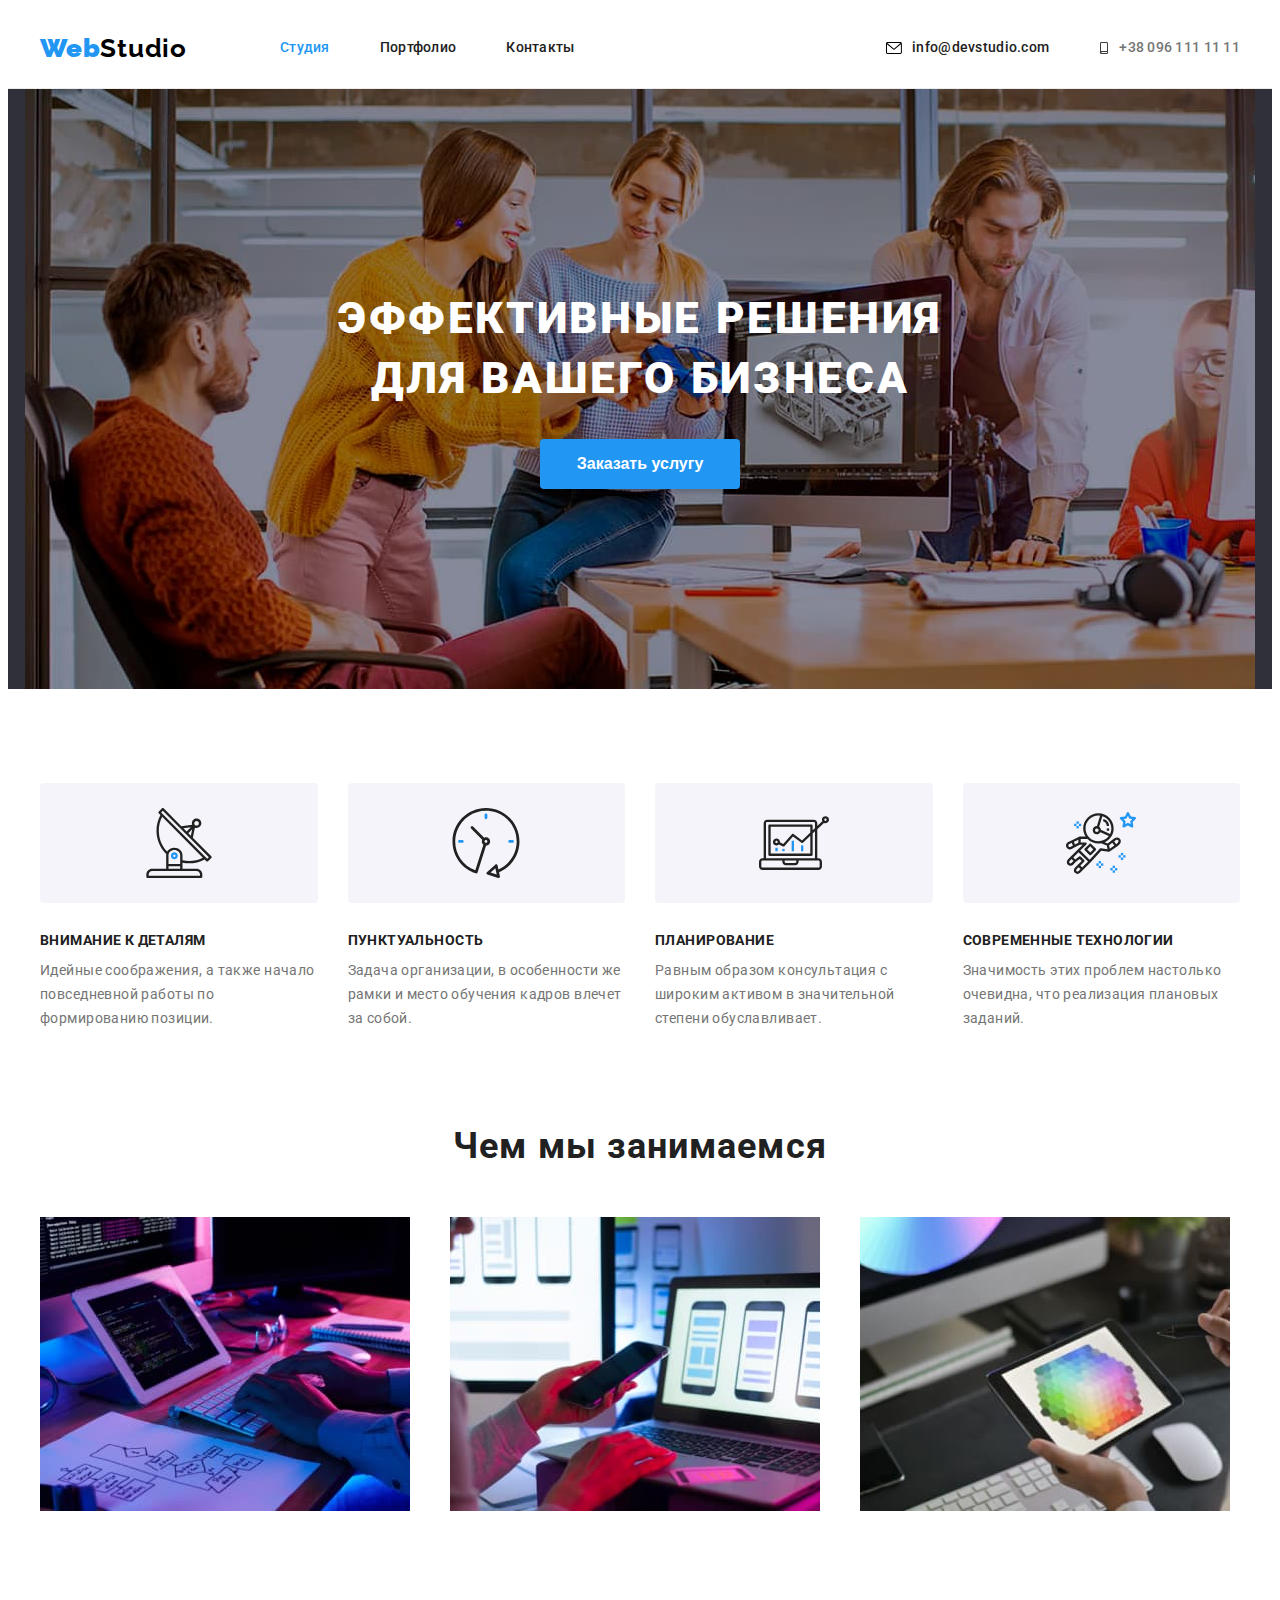
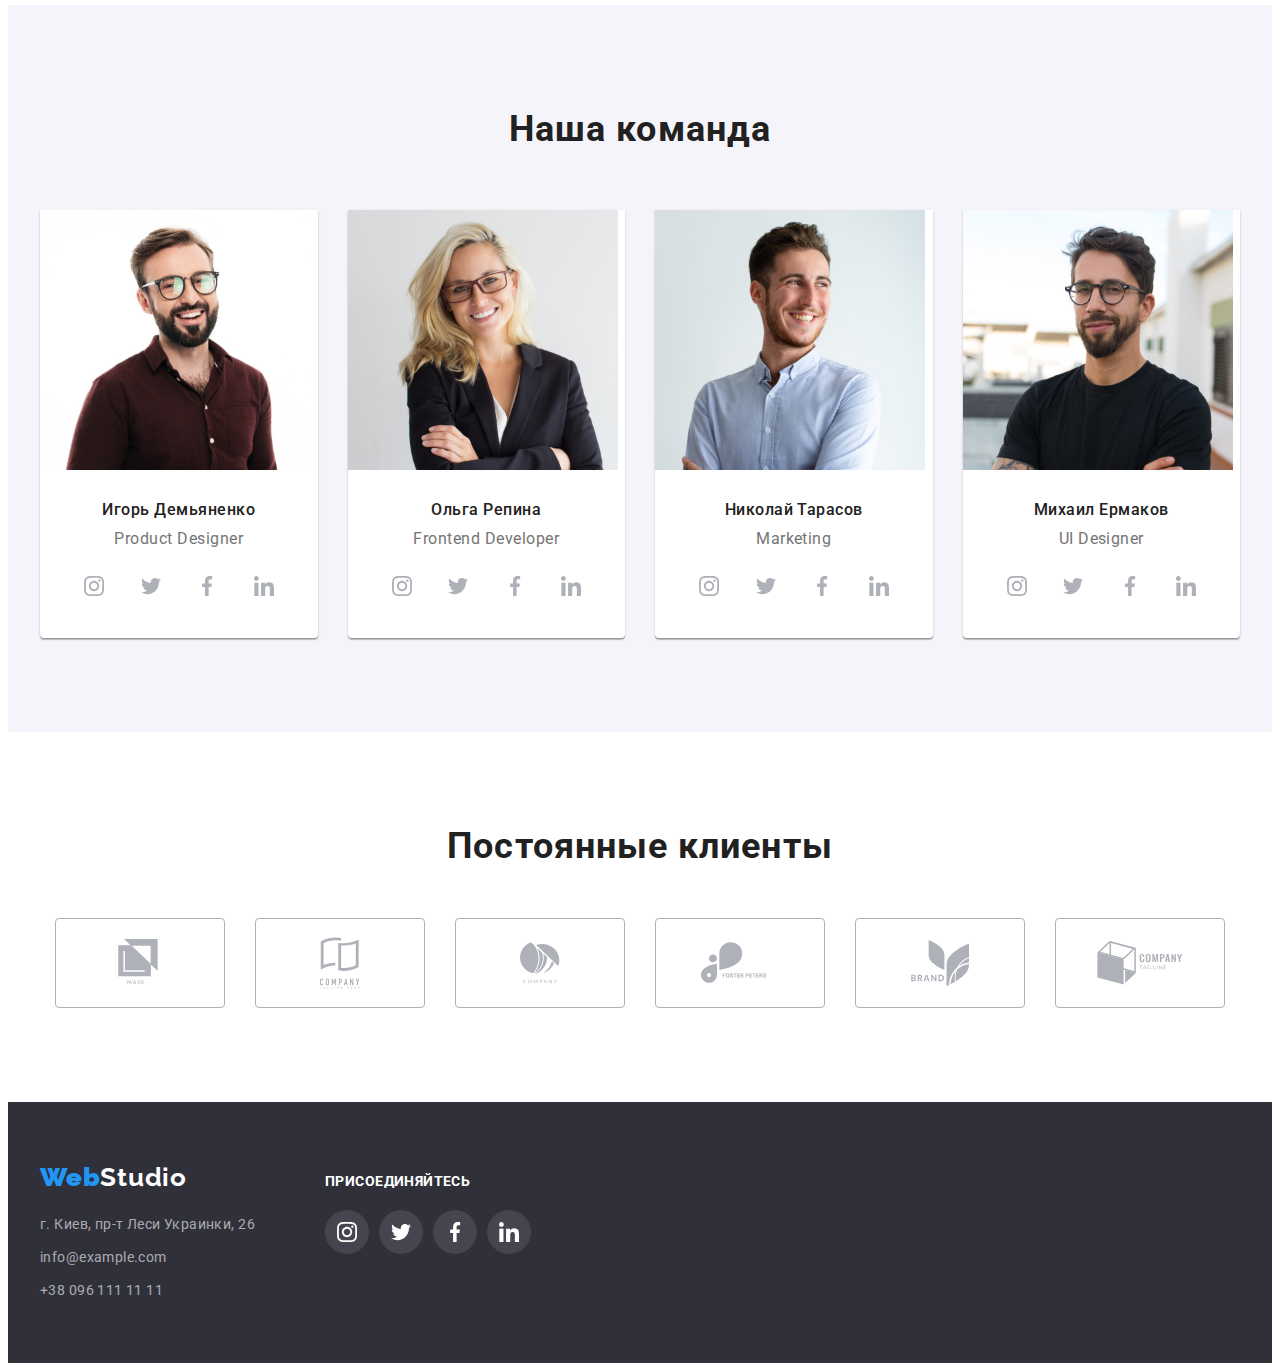
<file: index.html>
<!DOCTYPE html>
<html lang="ru">
  <head>
    <meta charset="UTF-8" />
    <meta http-equiv="X-UA-Compatible" content="IE=edge" />
    <meta name="viewport" content="width=device-width, initial-scale=1.0" />
    <title>Вебстудия</title>
    <link
      rel="stylesheet"
      href="https://cdnjs.cloudflare.com/ajax/libs/modern-normalize/1.0.0/modern-normalize.min.css"
      integrity="sha512-ISS7cAi1PEhQ8jnbJpJZMd29NlhNj4AWYyLOSp2CE/CsHxTCu+r+t0D2yoJudVrd0/8fTVPUVDzY5Tvli75u/g=="
      crossorigin="anonymous"
    />

    <link rel="preconnect" href="https://fonts.gstatic.com" />
    <link
      href="https://fonts.googleapis.com/css2?family=Raleway:ital,wght@1,700&family=Roboto:wght@400;500;700;900&display=swap"
      rel="stylesheet"
    />
    <link rel="stylesheet" href="./css/styles.css" />
  </head>

  <body>
    <header class="header">
      <div class="container header-conteiner">
        <nav class="navigation">
          <a class="logo-link link" href=""
            ><span class="web">Web</span>Studio</a
          >

          <ul class="navigation-list list">
            <li class="navigation-item">
              <a class="navigation-link link current" href="">Студия</a>
            </li>
            <li class="navigation-item">
              <a class="navigation-link link" href="./portfolio.html"
                >Портфолио</a
              >
            </li>
            <li class="navigation-item">
              <a class="navigation-link link" href="">Контакты</a>
            </li>
          </ul>
        </nav>
        <ul class="header-contact-list list">
          <li class="header-contact-list-item">
            <a class="mail-link link" href="mailto:info@devstudio.com">
              <svg class="envelope">
                <use
                  class="envelope-icon"
                  href="./images/sprite.svg#icon-envelope"
                ></use>
              </svg>
              info@devstudio.com</a
            >
          </li>
          <li class="header-contact-list-item">
            <a class="tel-link link" href="tel:+380961111111"
              ><svg class="smartfone">
                <use
                  class="smartfone-icon"
                  href="./images/sprite.svg#icon-smartphone"
                ></use>
              </svg>
              +38 096 111 11 11</a
            >
          </li>
        </ul>
      </div>
    </header>

    <main>
      <!--HERO-->
      <section class="hero">
        <div class="container hero-container">
          <h1 class="hero-title">
            Эффективные решения <br />
            для вашего бизнеса
          </h1>
          <button class="modal-btn" type="button">Заказать услугу</button>
        </div>
      </section>

      <!--Преимущества-->
      <section class="privelegius">
        <div class="container">
          <h2 class="visually-hidden">Преимущества</h2>
         
          <ul class="privelegius-list list">
            <li class="privelegius-item">
              <div class="privelegius-group">
                <svg class="privelegius-group-icon">
                  <use href="./images/sprite.svg#icon-antenna"></use>
                </svg>
              </div>
              <h3 class="privelegius-title">Внимание к деталям</h3>
              <p class="discription">
                Идейные соображения, а также начало повседневной работы по
                формированию позиции.
              </p>
            </li>
            <li class="privelegius-item">
              <div class="privelegius-group">
                <svg  class="privelegius-group-icon">
                  <use href="./images/sprite.svg#icon-clock"></use>
                </svg>
              </div>
              <h3 class="privelegius-title">Пунктуальность</h3>
              <p class="discription">
                Задача организации, в особенности же рамки и место обучения
                кадров влечет за собой.
              </p>
            </li>
            <li class="privelegius-item">
              <div class="privelegius-group">
                <svg  class="privelegius-group-icon">
                  <use href="./images/sprite.svg#icon-diagram"></use>
                </svg>
              </div class="privelegius-group">
              <h3 class="privelegius-title">Планирование</h3>
              <p class="discription">
                Равным образом консультация с широким активом в значительной
                степени обуславливает.
              </p>
            </li>
            <li class="privelegius-item">
              <div class="privelegius-group">
                <svg  class="privelegius-group-icon">
                  <use href="./images/sprite.svg#icon-astronaut"></use>
                </svg>
              </div>
              <h3 class="privelegius-title">Современные технологии</h3>
              <p class="discription">
                Значимость этих проблем настолько очевидна, что реализация
                плановых заданий.
              </p>
            </li>
          </ul>
        </div>
      </section>
      <!--Вид занятий-->
      <section class="about">
        <div class="container">
          <h2 class="about-title">Чем мы занимаемся</h2>
          <ul class="about-list list">
            <li class="about-list-item">
              <img
                class="about-list-img"
                src="./images/what-we-do/comp.jpg"
                alt="разрабатываем дизайн програм для компьютеров"
                width="370"
                height="294"
              />
            </li>
            <li class="about-list-item">
              <img
                src="./images/what-we-do/tel.jpg"
                alt="разрабатываем дизайн програм для телефонов"
                width="370"
                height="294"
              />
            </li>
            <li class="about-list-item">
              <img
                class="about-list-img"
                src="./images/what-we-do/tablet.jpg"
                alt="разрабатываем дизайн програм для планшетов"
                width="370"
                height="294"
              />
            </li>
          </ul>
        </div>
      </section>
      <!--Состав команды-->
      <section class="members">
        <div class="container">
          <h2 class="members-title">Наша команда</h2>
          <ul class="members-list list">
            <li class="members-list-item">
              <img
                class="members-list-foto"
                src="./images/our-team/igor.jpg"
                alt="молодой человек в коричневой рубашке и очках улыбается"
                width="270"
                height="260"
              />
              <div class="members-list-wrapper">
                
                <h3 class="name-title">Игорь Демьяненко</h3>
                <p class="profession" lang="en">Product Designer</p>
                <ul class="social-list list">
                  <li class="social-list-item">
                    <a class="social-list-link link" href="">
                      <div class="social-block">
                <svg class="social-list-icon">
                  <use href="./images/sprite.svg#icon-instagram">
                  </use>
                 
                </svg>
                </div>
                </a>
                </li>
                 <li class="social-list-item">
                    <a class="social-list-link link" href="">
                      <div class="social-block">
                <svg class="social-list-icon">
                  <use href="./images/sprite.svg#icon-twitter">
                  </use>
                 
                </svg>
                </div>
                </a>
                </li>
                 <li class="social-list-item">
                    <a class="social-list-link link" href="">
                      <div class="social-block">
                <svg class="social-list-icon">
                  <use href="./images/sprite.svg#icon-facebook">
                  </use>
                 
                </svg>
                </div>
                </a>
                </li>
                 <li class="social-list-item">
                    <a class="social-list-link link" href="">
                      <div class="social-block">
                <svg class="social-list-icon">
                  <use href="./images/sprite.svg#icon-linkedin">
                  </use>
                 
                </svg>
                </div>
                </a>
                </li>
                </ul>
              </div>
            </li>
            <li class="members-list-item">
              <img
                class="members-list-foto"
                src="./images/our-team/olga.jpg"
                alt="белокурая девушка в очках улыбается"
                width="270"
                height="260"
              />
              <div class="members-list-wrapper">
                <h3 class="name-title">Ольга Репина</h3>
                <p class="profession" lang="en">Frontend Developer</p>
                <ul class="social-list list">
                  <li class="social-list-item">
                    <a class="social-list-link link" href="">
                      <div class="social-block">
                <svg class="social-list-icon">
                  <use href="./images/sprite.svg#icon-instagram">
                  </use>
                 
                </svg>
                </div>
                </a>
                </li>
                 <li class="social-list-item">
                    <a class="social-list-link link" href="">
                      <div class="social-block">
                <svg class="social-list-icon">
                  <use href="./images/sprite.svg#icon-twitter">
                  </use>
                 
                </svg>
                </div>
                </a>
                </li>
                 <li class="social-list-item">
                    <a class="social-list-link link" href="">
                      <div class="social-block">
                <svg class="social-list-icon">
                  <use href="./images/sprite.svg#icon-facebook">
                  </use>
                 
                </svg>
                </div>
                </a>
                </li>
                 <li class="social-list-item">
                    <a class="social-list-link link" href="">
                      <div class="social-block">
                <svg class="social-list-icon">
                  <use href="./images/sprite.svg#icon-linkedin">
                  </use>
                 
                </svg>
                </div>
                </a>
                </li>
                </ul>
              </div>
            </li>
            <li class="members-list-item">
              <img
                class="members-list-foto"
                src="./images/our-team/nik.jpg"
                alt="молодой человек в голубой рубашке улыбается"
                width="270"
                height="260"
              />
              <div class="members-list-wrapper">
                <h3 class="name-title">Николай Тарасов</h3>
                <p class="profession" lang="en">Marketing</p>
                <ul class="social-list list">
                  <li class="social-list-item">
                    <a class="social-list-link link" href="">
                      <div class="social-block">
                <svg class="social-list-icon">
                  <use href="./images/sprite.svg#icon-instagram">
                  </use>
                 
                </svg>
                </div>
                </a>
                </li>
                 <li class="social-list-item">
                    <a class="social-list-link link" href="">
                      <div class="social-block">
                <svg class="social-list-icon">
                  <use href="./images/sprite.svg#icon-twitter">
                  </use>
                 
                </svg>
                </div>
                </a>
                </li>
                 <li class="social-list-item">
                    <a class="social-list-link link" href="">
                      <div class="social-block">
                <svg class="social-list-icon">
                  <use href="./images/sprite.svg#icon-facebook">
                  </use>
                 
                </svg>
                </div>
                </a>
                </li>
                 <li class="social-list-item">
                    <a class="social-list-link link" href="">
                      <div class="social-block">
                <svg class="social-list-icon">
                  <use href="./images/sprite.svg#icon-linkedin">
                  </use>
                 
                </svg>
                </div>
                </a>
                </li>
                </ul>
              </div>
            </li>
            <li class="members-list-item">
              <img
                class="members-list-foto"
                src="./images/our-team/mike.jpg"
                alt="молодой человек в черной футболке и очках улыбается"
                width="270"
                height="260"
              />
              <div class="members-list-wrapper">
                <h3 class="name-title">Михаил Ермаков</h3>
                <p class="profession" lang="en">UI Designer</p>
                <ul class="social-list list">
                  <li class="social-list-item">
                    <a class="social-list-link link" href="">
                      <div class="social-block">
                <svg class="social-list-icon">
                  <use href="./images/sprite.svg#icon-instagram">
                  </use>
                 
                </svg>
                </div>
                </a>
                </li>
                 <li class="social-list-item">
                    <a class="social-list-link link" href="">
                      <div class="social-block">
                <svg class="social-list-icon">
                  <use href="./images/sprite.svg#icon-twitter">
                  </use>
                 
                </svg>
                </div>
                </a>
                </li>
                 <li class="social-list-item">
                    <a class="social-list-link link" href="">
                      <div class="social-block">
                <svg class="social-list-icon">
                  <use href="./images/sprite.svg#icon-facebook">
                  </use>
                 
                </svg>
                </div>
                </a>
                </li>
                 <li class="social-list-item">
                    <a class="social-list-link link" href="">
                      <div class="social-block">
                <svg class="social-list-icon">
                  <use href="./images/sprite.svg#icon-linkedin">
                  </use>
                 
                </svg>
                </div>
                </a>
                </li>
                </ul>
        </div>
      </section>
      <!-- Секция постоянные клиенты  -->
      <section class="clients">
        <div class="clients-container container">
          <h2 class="clients-title">Постоянные клиенты</h2>
          <ul class="clients-list list">
            <li class="clients-list-item">
              <a class="clients-list-link link" href="">
                <div class="clients-block">
                <svg width="44" height="48" class="clients-list-icon" >
                  <use href="./images/sprite.svg#icon-logo-one"></use>
                </svg>
                </div>
            </a>
          </li>
            <li class="clients-list-item">
              <a class="clients-list-link link" href="">
                <div class="clients-block">
                 <svg width="40" height="52" class="clients-list-icon" >
                  <use href="./images/sprite.svg#icon-logo-two"></use>
                </svg>
                </div>

            </a>
          </li>
            <li class="clients-list-item">
              <a class="clients-list-link link" href="">
                <div class="clients-block">
                 <svg width="40" height="42" class="clients-list-icon" >
                   
                  <use href="./images/sprite.svg#icon-logo-thre"></use>
                </svg>
                </div>

            </a>
          </li>
            <li class="clients-list-item">
              <a class="clients-list-link link" href="">
                <div class="clients-block">
                 <svg width="78" height="42" class="clients-list-icon" >
                  <use href="./images/sprite.svg#icon-logo-four"></use>
                </svg>
                </div>

            </a>
          </li>
          <li class="clients-list-item">
              <a class="clients-list-link link" href="">
                <div class="clients-block">
                 <svg width="58" height="46" class="clients-list-icon" >
                  <use href="./images/sprite.svg#icon-logo-five"></use>
                </svg>
                </div>

            </a>
          </li>
          <li class="clients-list-item">
              <a class="clients-list-link link" href="">
                <div class="clients-block">
                 <svg width="88" height="44" class="clients-list-icon" >
                  <use href="./images/sprite.svg#icon-logo-six"></use>
                </svg>
                </div>

            </a>
          </li>
          </ul>
        </div>
      </section >
    </main>
    <footer class="footer">
      <h2 class="visually-hidden">Контакты</h2>
      
      <div class="container footer-container">
        <div class="footer-contacts">
        <a class="footer-logo link" href=""
          ><span class="web">Web</span>Studio</a
        >
        
          <address class="address">
            <ul class="footer-list list">
              <li class="footer-list-item">
                <a
                  class="footer-list-link link"
                  href="https://goo.gl/maps/RYazmXWVpMXztePi6"
                  target="_blank"
                  rel="noopener noreferrer"
                  >г. Киев, пр-т Леси Украинки, 26</a
                >
              </li>
              <li class="footer-list-item">
                <a class="footer-list-link link" href="mailto:info@example.com"
                  >info@example.com</a
                >
              </li>
              <li class="footer-list-item">
                <a class="footer-list-link link" href="tel:+380961111111"
                  >+38 096 111 11 11</a
                >
              </li>
            </ul>
          </address>
          </div>
        
      
      <div class="footer-social">
        <b class="footer-social-join">присоединяйтесь</b>
         <ul class="footer-social-list list">
                  <li class="footer-social-list-item">
                    <a class="footer-social-list-link link" href="">
                      <div class="footer-social-block">
                <svg class="footer-social-list-icon">
                  <use href="./images/sprite.svg#icon-instagram">
                  </use>
                 
                </svg>
                </div>
                </a>
                </li>
                 <li class="footer-social-list-item">
                    <a class="footer-social-list-link link" href="">
                      <div class="footer-social-block">
                <svg class="footer-social-list-icon">
                  <use href="./images/sprite.svg#icon-twitter">
                  </use>
                 
                </svg>
                </div>
                </a>
                </li>
                 <li class="footer-social-list-item">
                    <a class="footer-social-list-link link" href="">
                      <div class="footer-social-block">
                <svg class="footer-social-list-icon">
                  <use href="./images/sprite.svg#icon-facebook">
                  </use>
                 
                </svg>
                </div>
                </a>
                </li>
                 <li class="footer-social-list-item">
                    <a class="footer-social-list-link link" href="">
                      <div class="footer-social-block">
                <svg class="footer-social-list-icon">
                  <use href="./images/sprite.svg#icon-linkedin">
                  </use>
                 
                </svg>
                </div>
                </a>
                </li>
                </ul>

      </div>
      </div>
    </footer>
  </body>
</html>
</file>
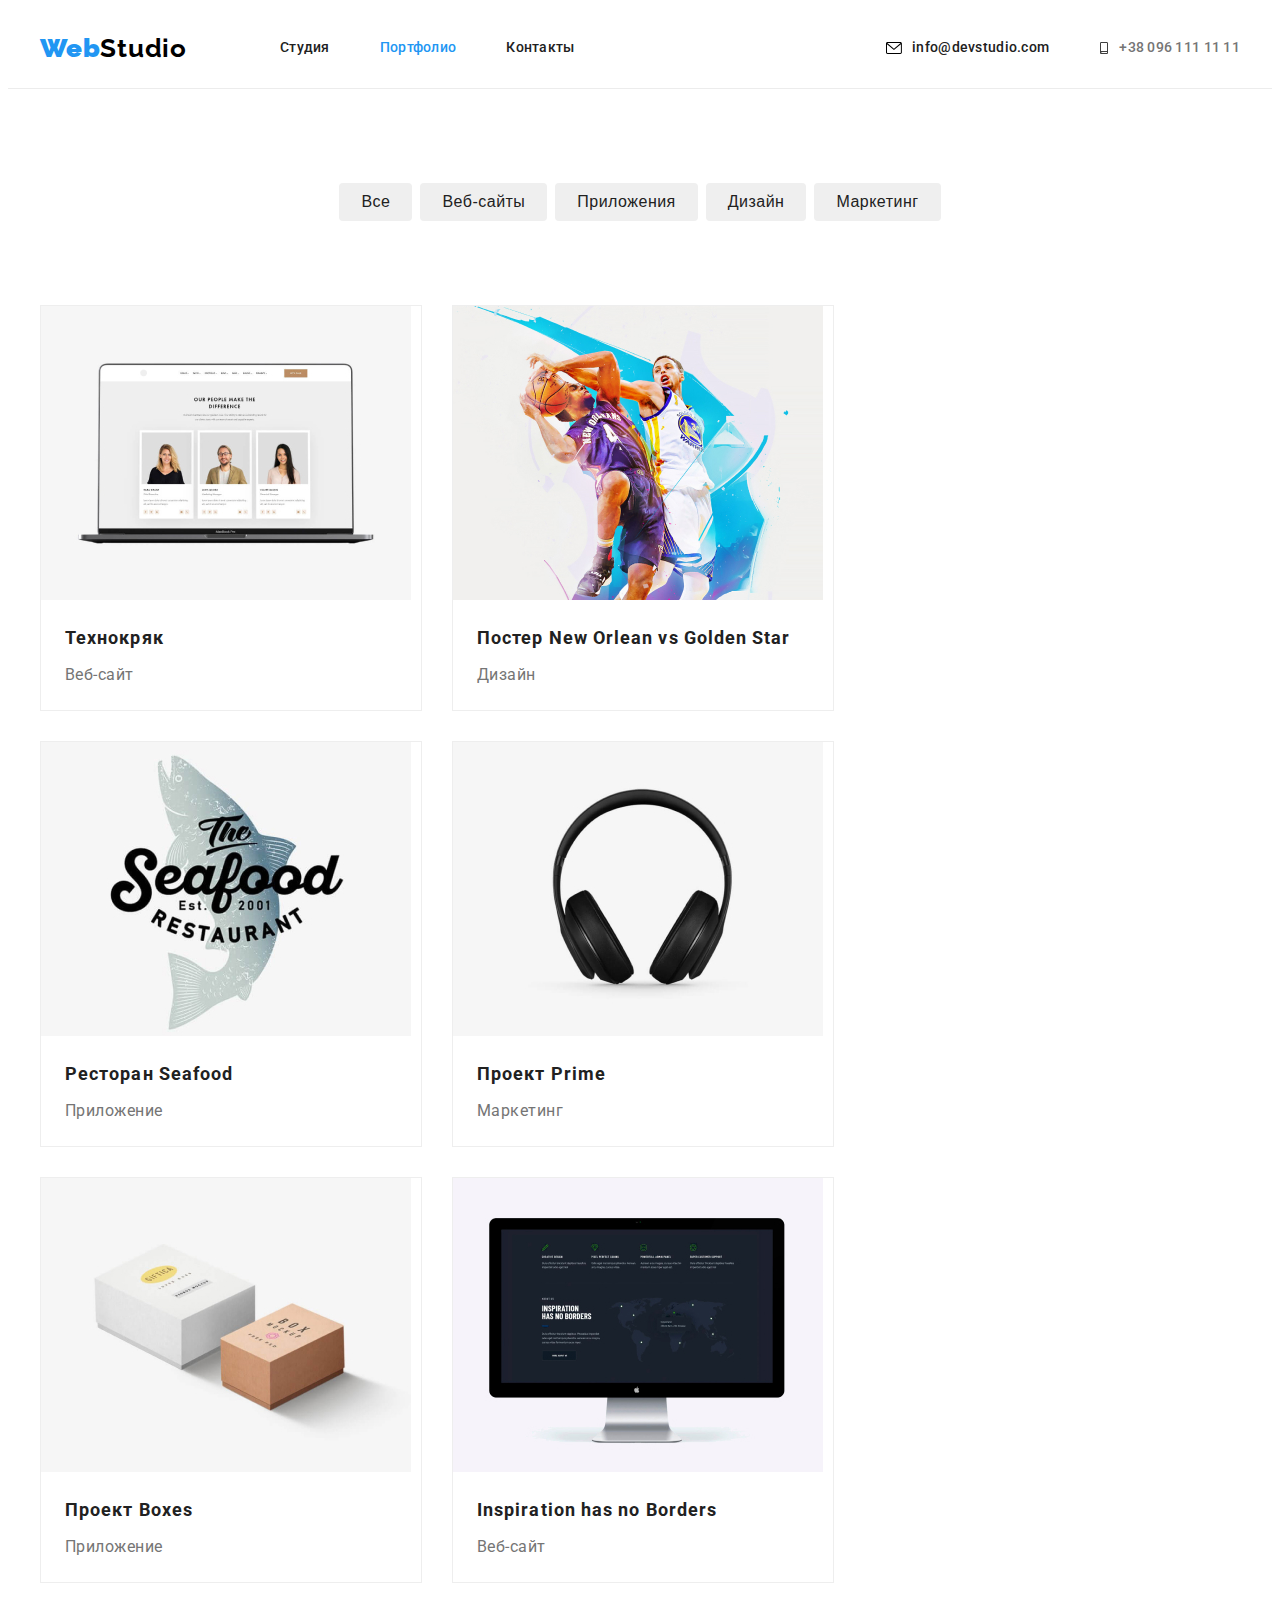
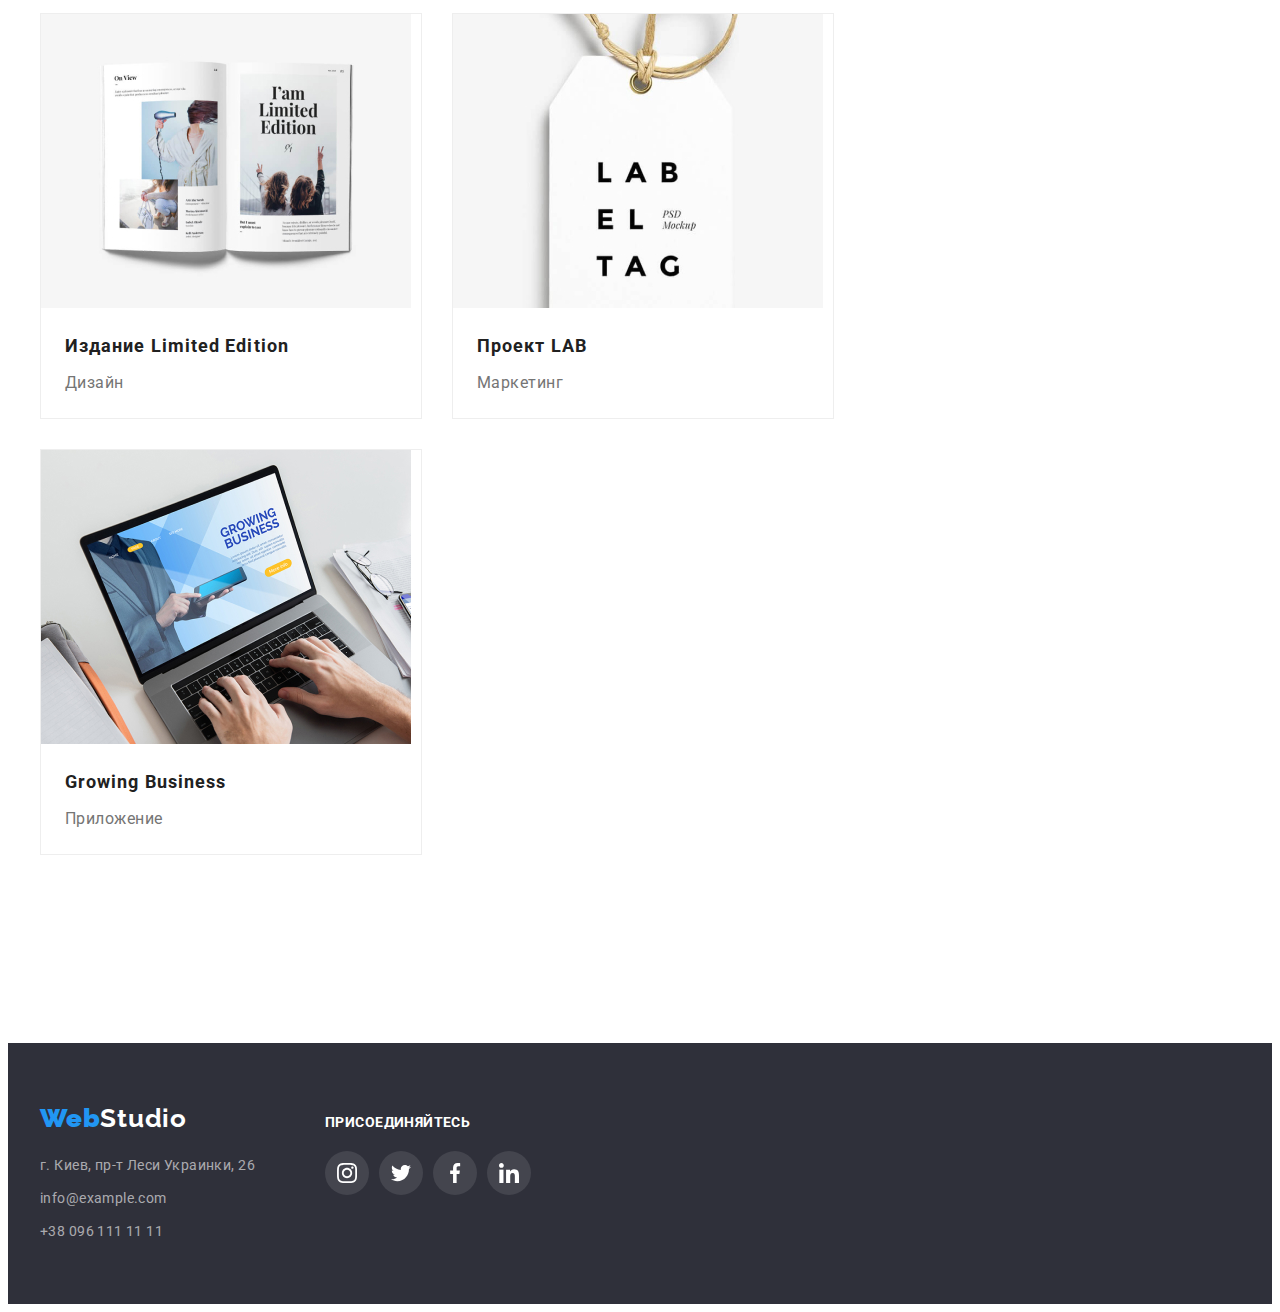
<file: portfolio.html>
<!DOCTYPE html>
<html lang="ru">
  <head>
    <meta charset="UTF-8" />
    <meta http-equiv="X-UA-Compatible" content="IE=edge" />
    <meta name="viewport" content="width=device-width, initial-scale=1.0" />
    <title>Портфолио</title>
    <link
      rel="stylesheet"
      href="https://cdnjs.cloudflare.com/ajax/libs/modern-normalize/1.0.0/modern-normalize.min.css"
      integrity="sha512-ISS7cAi1PEhQ8jnbJpJZMd29NlhNj4AWYyLOSp2CE/CsHxTCu+r+t0D2yoJudVrd0/8fTVPUVDzY5Tvli75u/g=="
      crossorigin="anonymous"
    />
    <link rel="preconnect" href="https://fonts.gstatic.com" />
    <link
      href="https://fonts.googleapis.com/css2?family=Raleway:ital,wght@1,700&family=Roboto:wght@400;500;700;900&display=swap"
      rel="stylesheet"
    />
    <link rel="stylesheet" href="./css/styles.css" />
  </head>
  <body>
    <header class="header">
      <div class="container header-conteiner">
        <nav class="navigation">
          <a class="logo-link link" href=""
            ><span class="web">Web</span>Studio</a
          >

          <ul class="navigation-list list">
            <li class="navigation-item">
              <a class="navigation-link link" href="./index.html">Студия</a>
            </li>
            <li class="navigation-item">
              <a class="navigation-link link current" href="">Портфолио</a>
            </li>
            <li class="navigation-item">
              <a class="navigation-link link" href="">Контакты</a>
            </li>
          </ul>
        </nav>
        <ul class="header-contact-list list">
          <li class="header-contact-list-item">
            <a class="mail-link link" href="mailto:info@devstudio.com">
              <svg class="envelope">
                <use
                  class="envelope-icon"
                  href="./images/sprite.svg#icon-envelope"
                ></use>
              </svg>
              info@devstudio.com</a
            >
          </li>
          <li class="header-contact-list-item">
            <a class="tel-link link" href="tel:+380961111111"
              ><svg class="smartfone">
                <use
                  class="smartfone-icon"
                  href="./images/sprite.svg#icon-smartphone"
                ></use>
              </svg>
              +38 096 111 11 11</a
            >
          </li>
        </ul>
      </div>
    </header>
    <main>
      <section class="nav-btn">
        <div class="container">
          <h1 class="visually-hidden">Портфолио</h1>
          <!-- спрячется после стилизации -->
          <ul class="nav-btn-list list">
            <li class="navigation-btn-list-item">
              <button type="button" class="nav-btn-list-but">Все</button>
            </li>
            <li class="navigation-btn-list-item">
              <button type="button" class="nav-btn-list-but">Веб-сайты</button>
            </li>
            <li class="navigation-btn-list-item">
              <button type="button" class="nav-btn-list-but">Приложения</button>
            </li>
            <li class="navigation-btn-list-item">
              <button type="button" class="nav-btn-list-but">Дизайн</button>
            </li>
            <li class="navigation-btn-list-item">
              <button type="button" class="nav-btn-list-but">Маркетинг</button>
            </li>
          </ul>
          <h2 class="visually-hidden">Элементы портфолио</h2>
          <ul class="elements-list list">
            <li class="elements-list-item">
              <a class="link" href="">
                <img
                  class="elements-list-img"
                  src="./portfolio-images/tehno.jpg"
                  alt="рисунок ноутбука"
                  width="370"
                  height="294"
                />
                <div class="elements-list-wrapper">
                  <h3 class="elements-list-title">Технокряк</h3>
                  <p class="elements-list-progects">Веб-сайт</p>
                </div>
              </a>
            </li>
            <li class="elements-list-item">
              <a class="link" href="">
                <img
                  class="elements-list-img"
                  src="./portfolio-images/new-orlean.jpg"
                  alt="два парня играют в баскетбол"
                  width="370"
                  height="294"
                />
                <div class="elements-list-wrapper">
                  <h3 class="elements-list-title">
                    Постер New Orlean vs Golden Star
                  </h3>
                  <p class="elements-list-progects">Дизайн</p>
                </div>
              </a>
            </li>
            <li class="elements-list-item">
              <a class="link" href="">
                <img
                  class="elements-list-img"
                  src="./portfolio-images/seafood.jpg"
                  alt="логотип ресторана"
                />
                <div class="elements-list-wrapper">
                  <h3 class="elements-list-title">Ресторан Seafood</h3>
                  <p class="elements-list-progects">Приложение</p>
                </div>
              </a>
            </li>
            <li class="elements-list-item">
              <a class="link" href="">
                <img
                  class="elements-list-img"
                  src="./portfolio-images/prime.jpg"
                  alt="фото наушников"
                />
                <div class="elements-list-wrapper">
                  <h3 class="elements-list-title">Проект Prime</h3>
                  <p class="elements-list-progects">Маркетинг</p>
                </div>
              </a>
            </li>
            <li class="elements-list-item">
              <a class="link" href="">
                <img
                  class="elements-list-img"
                  src="./portfolio-images/boxes.jpg"
                  alt="лежат две коробки"
                />
                <div class="elements-list-wrapper">
                  <h3 class="elements-list-title">Проект Boxes</h3>
                  <p class="elements-list-progects">Приложение</p>
                </div>
              </a>
            </li>
            <li class="elements-list-item">
              <a class="link" href="">
                <img
                  class="elements-list-img"
                  src="./portfolio-images/inspiration.jpg"
                  alt="стоит монитоор"
                />
                <div class="elements-list-wrapper">
                  <h3 class="elements-list-title" lang="en">
                    Inspiration has no Borders
                  </h3>
                  <p class="elements-list-progects">Веб-сайт</p>
                </div>
              </a>
            </li>
            <li class="elements-list-item">
              <a class="link" href="">
                <img
                  class="elements-list-img"
                  src="./portfolio-images/limited.jpg"
                  alt="книга"
                />
                <div class="elements-list-wrapper">
                  <h3 class="elements-list-title">Издание Limited Edition</h3>
                  <p class="elements-list-progects">Дизайн</p>
                </div>
              </a>
            </li>

            <li class="elements-list-item">
              <a class="link" href="">
                <img
                  class="elements-list-img"
                  src="./portfolio-images/lab.jpg"
                  alt="черные буквы на белом ярлыке"
                  width="370"
                  height="294"
                />
                <div class="elements-list-wrapper">
                  <h3 class="elements-list-title">Проект LAB</h3>
                  <p class="elements-list-progects">Маркетинг</p>
                </div>
              </a>
            </li>
            <li class="elements-list-item">
              <a class="link" href="">
                <img
                  class="elements-list-img"
                  src="./portfolio-images/growing.jpg"
                  alt="человек работает за ноутбуком"
                  width="370"
                  height="294"
                />
                <div class="elements-list-wrapper">
                  <h3 class="elements-list-title" lang="en">
                    Growing Business
                  </h3>
                  <p class="elements-list-progects">Приложение</p>
                </div>
              </a>
            </li>
          </ul>
        </div>
      </section>
    </main>
    <footer class="footer">
      <h2 class="visually-hidden">Контакты</h2>

      <div class="container footer-container">
        <div class="footer-contacts">
          <a class="footer-logo link" href=""
            ><span class="web">Web</span>Studio</a
          >

          <address class="address">
            <ul class="footer-list list">
              <li class="footer-list-item">
                <a
                  class="footer-list-link link"
                  href="https://goo.gl/maps/RYazmXWVpMXztePi6"
                  target="_blank"
                  rel="noopener noreferrer"
                  >г. Киев, пр-т Леси Украинки, 26</a
                >
              </li>
              <li class="footer-list-item">
                <a class="footer-list-link link" href="mailto:info@example.com"
                  >info@example.com</a
                >
              </li>
              <li class="footer-list-item">
                <a class="footer-list-link link" href="tel:+380961111111"
                  >+38 096 111 11 11</a
                >
              </li>
            </ul>
          </address>
        </div>

        <div class="footer-social">
          <b class="footer-social-join">присоединяйтесь</b>
          <ul class="footer-social-list list">
            <li class="footer-social-list-item">
              <a class="footer-social-list-link link" href="">
                <div class="footer-social-block">
                  <svg class="footer-social-list-icon">
                    <use href="./images/sprite.svg#icon-instagram"></use>
                  </svg>
                </div>
              </a>
            </li>
            <li class="footer-social-list-item">
              <a class="footer-social-list-link link" href="">
                <div class="footer-social-block">
                  <svg class="footer-social-list-icon">
                    <use href="./images/sprite.svg#icon-twitter"></use>
                  </svg>
                </div>
              </a>
            </li>
            <li class="footer-social-list-item">
              <a class="footer-social-list-link link" href="">
                <div class="footer-social-block">
                  <svg class="footer-social-list-icon">
                    <use href="./images/sprite.svg#icon-facebook"></use>
                  </svg>
                </div>
              </a>
            </li>
            <li class="footer-social-list-item">
              <a class="footer-social-list-link link" href="">
                <div class="footer-social-block">
                  <svg class="footer-social-list-icon">
                    <use href="./images/sprite.svg#icon-linkedin"></use>
                  </svg>
                </div>
              </a>
            </li>
          </ul>
        </div>
      </div>
    </footer>
  </body>
</html>
</file>
<file: css/styles.css>
:root {
  --main-font: "Roboto", sans-serif;
  --secondary-font: "Raleway", sans-serif;
  --accent-color: #2196f3;
}
body {
  font-family: var(--main-font);
}
h1,
h2,
h3,
h4,
h5,
h6,
p {
  margin: 0;
}
ul,
ol {
  margin: 0;
  padding: 0;
}
img {
  display: block;
}
.link {
  text-decoration: none;
}
.list {
  list-style: none;
}
.address {
  font-style: normal;
}
.visually-hidden {
  position: absolute !important;
  clip: rect(1px 1px 1px 1px); /* IE6, IE7 */
  clip: rect(1px, 1px, 1px, 1px);
  padding: 0 !important;
  border: 0 !important;
  height: 1px !important;
  width: 1px !important;
  overflow: hidden;
}
.navigation-list .link.current {
  color: var(--accent-color);
}
/* =======================ШАПКА============================ */
.header {
  padding: 0;
  margin: 0;

  border-bottom: 1px solid #ececec;
}
.header .header-conteiner {
  display: flex;
  align-items: center;
}
.container {
  width: 1200px;
  margin: 0 auto;
  padding-left: 15px;
  padding-right: 15px;
}
.navigation {
  display: flex;
  align-items: center;
}

.navigation-list {
  display: flex;
  align-items: center;
  margin: 0;
  padding: 0;
}

.navigation-item:not(:last-child) {
  margin-right: 50px;
}
.navigation-link {
  font-weight: 500;
  font-size: 14px;
  line-height: 1.14;
  letter-spacing: 0.02em;
  display: block;
  padding: 32px 0;

  color: #212121;
}
.navigation-link:hover,
.navigation-link:focus {
  color: var(--accent-color);
}
.web {
  font-family: var(--secondary-font);

  font-weight: 900;
  font-size: 26px;
  line-height: 1.19x;

  letter-spacing: 0.03em;

  color: var(--accent-color);
}
.logo-link {
  margin-right: 93px;
  font-family: var(--secondary-font);

  font-weight: 700;
  font-size: 26px;
  line-height: 1.19;

  letter-spacing: 0.03em;

  color: #000000;
}
.header-contact-list {
  display: flex;
  align-items: center;

  margin-left: auto;
  padding: 0;
}
.header-contact-list-item {
  display: flex;
  align-items: center;
  margin-left: auto;
}
.envelope {
  display: flex;
  align-items: center;
  width: 16px;
  height: 12px;
  margin-right: 10px;
}
.envelope:focus,
.envelope:hover {
  fill: var(--accent-color);
}

.mail-link {
  align-items: center;
  display: flex;
  padding: 32px 0;

  margin-right: 50px;
  font-weight: 500;
  font-size: 14px;
  line-height: 1.14;
  letter-spacing: 0.02em;

  color: #212121;
}
.mail-link:hover,
.mail-link:focus {
  color: var(--accent-color);
  fill: var(--accent-color);
}
.smartfone {
  display: flex;
  align-items: center;
  width: 10px;
  height: 12px;
  margin-right: 10px;
}
.smartfone:hover,
.smartfone:focus {
  fill: var(--accent-color);
}
.tel-link {
  align-items: center;
  display: flex;
  padding: 32px 0;
  font-weight: 500;
  font-size: 14px;
  line-height: 1.14;
  letter-spacing: 0.02em;

  color: #757575;
}
.tel-link:hover,
.tel-link:focus {
  color: var(--accent-color);
  fill: var(--accent-color);
}
/* ============================КОНЕЦ ШАПКИ========================== */

/* ===========================ГЛАВНАЯ СТУДИЯ=============================== */
.hero .container {
  padding: 200px 252px;
  text-align: center;

  width: 1200px;
  margin: 0 auto;
  padding-left: 15px;
  padding-right: 15px;
}
.hero-container {
  margin: 0 auto;
  max-width: 1600px;
  background-color: #2f303a;
  background-image: url("../images/hero-logo/main-logo.jpg");
  background-repeat: no-repeat;
  background-size: cover;
}
.hero {
  background-color: #2f303a;
  margin: 0;
}
.hero-title {
  font-weight: 900;
  font-size: 44px;
  line-height: 1.36;
  max-width: calc(100% / 1.72);
  margin: 0 auto 30px auto;

  letter-spacing: 0.06em;
  text-transform: uppercase;

  color: #ffffff;
}
.modal-btn {
  display: block;
  margin: 0 auto;
  font-weight: 700;
  font-size: 16px;
  line-height: 1.9;
  cursor: pointer;
  min-width: 200px;
  padding-top: 10px;
  padding-bottom: 10px;
  padding-left: 32px;
  padding-right: 32px;

  color: #ffffff;
  background: #2196f3;
  box-shadow: 0px 4px 4px rgba(0, 0, 0, 0.15);
  border: transparent;
  border-radius: 4px;
}
.privelegius {
  margin: 0;
  padding: 94px 0;
}
.privelegius-group {
  display: flex;
  justify-content: center;
  align-items: center;
  margin-bottom: 30px;
  padding-top: 25px;
  padding-bottom: 25px;
  padding-left: 100px;
  padding-right: 100px;
  background: #f5f4fa;
  border-radius: 4px;
}
.privelegius-group-icon {
  width: 70px;
  height: 70px;
}
.privelegius-title {
  margin-bottom: 10px;
  font-weight: 700;
  font-size: 14px;
  line-height: 1.14;
  letter-spacing: 0.03em;
  text-transform: uppercase;

  color: #212121;
}
.privelegius-list {
  display: flex;
  margin-left: -30px;
  margin-top: -30px;
}
.privelegius-item {
  flex-basis: calc(100% / 4 - 30px);
  margin-left: 30px;
  margin-top: 30px;
}
.discription {
  font-weight: normal;
  font-size: 14px;
  line-height: 1.71;
  margin: 0;

  letter-spacing: 0.03em;

  color: #757575;
}
.about-title {
  text-align: center;

  margin-bottom: 50px;
  font-weight: 700;
  font-size: 36px;
  line-height: 1.17;

  letter-spacing: 0.03em;

  color: #212121;
}
.about {
  margin: 0;
  padding-bottom: 94px;
}
.about-list {
  display: flex;
  flex-wrap: wrap;
  margin-left: -30px;

  margin-top: -30px;
}
.about-list-item {
  flex-basis: calc(100% / 3 - 30px);
  margin-left: 30px;
  margin-top: 30px;
}
.about-list-img {
  display: block;
  max-width: 100%;
}
.social-list {
  display: flex;
  align-items: center;
  justify-content: space-between;
  margin-left: 32px;
  margin-right: 32px;
  background: #ffffff;
  margin-top: 16px;
}

.social-block {
  display: flex;
  justify-content: center;
  align-items: center;
  width: 44px;
  height: 44px;
  border-radius: 50%;
}
.social-list-link:hover .social-block {
  background-color: var(--accent-color);
}
.social-list-link:focus .social-block {
  background-color: var(--accent-color);
}
.social-list-link:hover .social-list-icon {
  fill: #ffffff;
}
.social-list-link:focus .social-list-icon {
  fill: #ffffff;
}
.social-list-icon {
  width: 20px;
  height: 20px;
  fill: #afb1b8;
}

.members {
  margin: 0;

  background-color: #f5f4fa;
  padding-top: 94px;
  padding-bottom: 94px;
}
.members-title {
  text-align: center;
  margin-bottom: 50px;
  font-weight: 700;
  font-size: 36px;
  line-height: 1.7;

  letter-spacing: 0.03em;

  color: #212121;
}
.members-list {
  display: flex;
  flex-wrap: wrap;
  margin-left: -30px;
  margin-top: -30px;
}
.members-list-item {
  flex-basis: calc(100% / 4 - 30px);
  margin-left: 30px;
  margin-top: 30px;
  box-shadow: 0px 1px 3px rgba(0, 0, 0, 0.12), 0px 1px 1px rgba(0, 0, 0, 0.14),
    0px 2px 1px rgba(0, 0, 0, 0.2);
  border-radius: 0px 0px 4px 4px;
  background: #ffffff;
}
.members-list-foto {
  display: block;
  max-width: 100%;
}
.members-list-wrapper {
  padding-top: 30px;
  padding-bottom: 30px;
}
.name-title {
  font-weight: 500;
  font-size: 16px;
  line-height: 1.19;
  text-align: center;
  margin-bottom: 10px;

  letter-spacing: 0.03em;

  color: #212121;
}
.profession {
  font-weight: 400;
  font-size: 16px;
  line-height: 1.19;
  text-align: center;

  letter-spacing: 0.03em;

  color: #757575;
}
.clients {
  display: flex;
  align-items: center;
  justify-content: center;
  padding-top: 94px;
  padding-bottom: 94px;
}
.clients-title {
  font-family: var(--main-font);
  font-style: normal;
  font-weight: bold;
  font-size: 36px;
  line-height: 1.16;
  text-align: center;
  letter-spacing: 0.03em;
  margin-bottom: 50px;

  color: #212121;
}
.clients-list {
  display: flex;
  align-items: center;
  justify-content: center;
  flex-wrap: wrap;
  margin-left: -30px;
  margin-top: -30px;
}
.clients-block {
  flex-basis: calc(100% / 6 - 30px);
  margin-left: 30px;
  margin-top: 30px;
  width: 170px;
  height: 90px;
  border: 1px solid #afb1b8;
  box-sizing: border-box;
  border-radius: 4px;
  display: inline-flex;
  justify-content: center;
  align-items: center;
}
.clients-list-link:focus .clients-list-icon {
  fill: var(--accent-color);
}
.clients-list-link:hover .clients-list-icon {
  fill: var(--accent-color);
}

.clients-list-link:hover .clients-block {
  border-color: var(--accent-color);
}
.clients-list-link:focus .clients-block {
  border-color: var(--accent-color);

  cursor: pointer;
}

.clients-list-icon {
  fill: #afb1b8;
}
/* =======================КОНЕЦ ГЛАВНОЙ СТУДИИ================== */

/* ===============================ФУТЕР========================== */
.footer {
  display: flex;
  background-color: #2f303a;
  padding-top: 60px;
  padding-bottom: 60px;
}

.footer-logo {
  display: block;

  margin-bottom: 20px;
  font-family: var(--secondary-font);

  font-weight: bold;
  font-size: 26px;
  line-height: 1.19;

  letter-spacing: 0.03em;

  color: #ffffff;
}
.footer-list-item:not(:last-child) {
  margin-bottom: 9px;
}

.footer-list-link {
  font-weight: 400;
  font-size: 14px;
  line-height: 1.71;

  letter-spacing: 0.03em;

  color: #ffffff99;
}
.footer-list-link:hover,
.footer-list-link:focus {
  color: #ffffff;
}
.footer-container {
  display: flex;
  align-items: baseline;
}
.footer-social {
  margin-left: 70px;
}
.footer-social-list-item:not(:last-child) {
  margin-right: 10px;
}
.footer-social-join {
  font-family: var(--main-font);

  font-weight: bold;
  font-size: 14px;
  line-height: 1.14;
  letter-spacing: 0.03em;
  text-transform: uppercase;

  color: #ffffff;
}
.footer-social-block {
  display: flex;
  justify-content: center;
  align-items: center;
  width: 44px;
  height: 44px;
  border-radius: 50%;
  background: rgba(255, 255, 255, 0.1);
}
.footer-social-list {
  display: flex;
  align-items: center;
  justify-content: space-between;
  margin-top: 20px;
}
.footer-social-list-icon {
  width: 20px;
  height: 20px;
  fill: #ffffff;
}
.footer-social-list-link:hover .footer-social-block {
  background-color: var(--accent-color);
}

/* ======================КОНЕЦ ФУТЕРА===================== */

/* =========================ГЛАВНАЯ ПОРТФОЛИО================== */
.nav-btn {
  margin: 0;
  padding: 94px 0;
}
.nav-btn-list {
  display: flex;

  justify-content: center;
  margin: 0 0 50px 0;
  padding: 0;
}
.navigation-btn-list-item:not(:last-child) {
  margin-right: 8px;
}
.nav-btn-list-but {
  display: block;
  padding: 6px 22px;
  font-weight: 500;
  font-size: 16px;
  line-height: 1.62;
  border: transparent;
  border-radius: 4px;

  letter-spacing: 0.03em;

  color: #212121;
}
.nav-btn-list-but:hover,
.nav-btn-list-but:focus {
  background: var(--accent-color);
  color: #ffffff;
  box-shadow: 0px 3px 1px rgba(0, 0, 0, 0.1), 0px 1px 2px rgba(0, 0, 0, 0.08),
    0px 2px 2px rgba(0, 0, 0, 0.12);
}
.elements-list {
  display: flex;
  flex-wrap: wrap;
  margin-top: -30px;
  margin-left: -30px;
  padding-top: 34px;
  padding-bottom: 94px;
}
.elements-list-item {
  flex-basis: calc(100% / 3 - 30px);
  margin-left: 30px;
  margin-top: 30px;
  border: 1px solid #eee;
}
.elements-list-img {
  display: block;
  align-items: center;
  max-width: 100%;
  margin: 0 0 20px 0;
}

.elements-list-title {
  margin: 0 0 4px 0;
  padding: 0 24px;
  font-weight: 700;
  font-size: 18px;
  line-height: 2;

  letter-spacing: 0.06em;

  color: #212121;
}
.elements-list-progects {
  margin: 0 0 20px 0;
  padding: 0 24px;
  font-weight: normal;
  font-size: 16px;
  line-height: 1.88;

  letter-spacing: 0.03em;

  color: #757575;
}
.elements-list-item:hover {
  box-shadow: 0px 1px 1px rgba(0, 0, 0, 0.12), 0px 4px 4px rgba(0, 0, 0, 0.06),
    1px 4px 6px rgba(0, 0, 0, 0.16);
}
/* ======================КОНЕЦ ГЛАВНОЙ ПОРТФОЛИО=============== */
</file>
